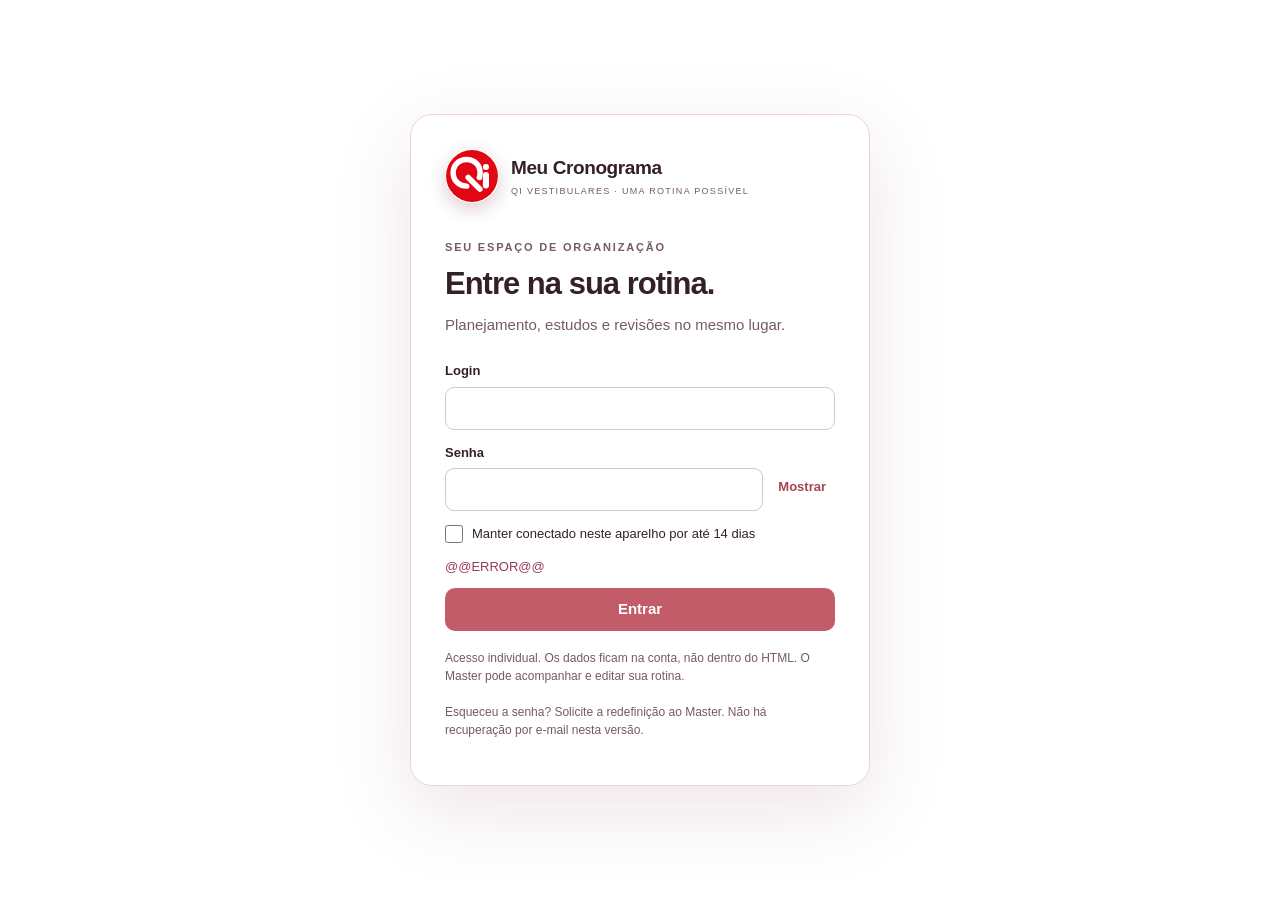
<file: static/login.html>
<!doctype html><html lang="pt-BR"><head><meta charset="utf-8"><meta name="viewport" content="width=device-width,initial-scale=1"><meta name="theme-color" content="#8f3b49"><link rel="stylesheet" href="/static/style.css?v=5.1.0"><link rel="icon" href="/static/icon.svg"><title>Entrar · @@NAME@@</title></head><body class="login-body"><main class="login-card"><div class="wordmark"><span class="logo"><img src="/static/qi-logo.svg?v=5.2.0" alt="Qi Vestibulares"></span><div><strong>Meu Cronograma</strong><small>QI VESTIBULARES · UMA ROTINA POSSÍVEL</small></div></div><p class="eyebrow">SEU ESPAÇO DE ORGANIZAÇÃO</p><h1>Entre na sua rotina.</h1><p>Planejamento, estudos e revisões no mesmo lugar.</p><form method="post" action="/login"><input type="hidden" name="csrf" value="@@CSRF@@"><label>Login<input name="username" autocomplete="username" autocapitalize="none" spellcheck="false" required maxlength="40"></label><label>Senha<div class="password-wrap"><input id="login-password" name="password" type="password" autocomplete="current-password" required maxlength="128"><button class="link-button" type="button" id="show-password">Mostrar</button></div></label><label class="check"><input type="checkbox" name="remember" value="1"> Manter conectado neste aparelho por até 14 dias</label><p class="form-error" role="alert">@@ERROR@@</p><button class="primary wide" type="submit">Entrar</button></form><p class="micro">Acesso individual. Os dados ficam na conta, não dentro do HTML. O Master pode acompanhar e editar sua rotina.</p><p class="micro">Esqueceu a senha? Solicite a redefinição ao Master. Não há recuperação por e-mail nesta versão.</p></main><script src="/static/login.js" defer></script></body></html>
</file>
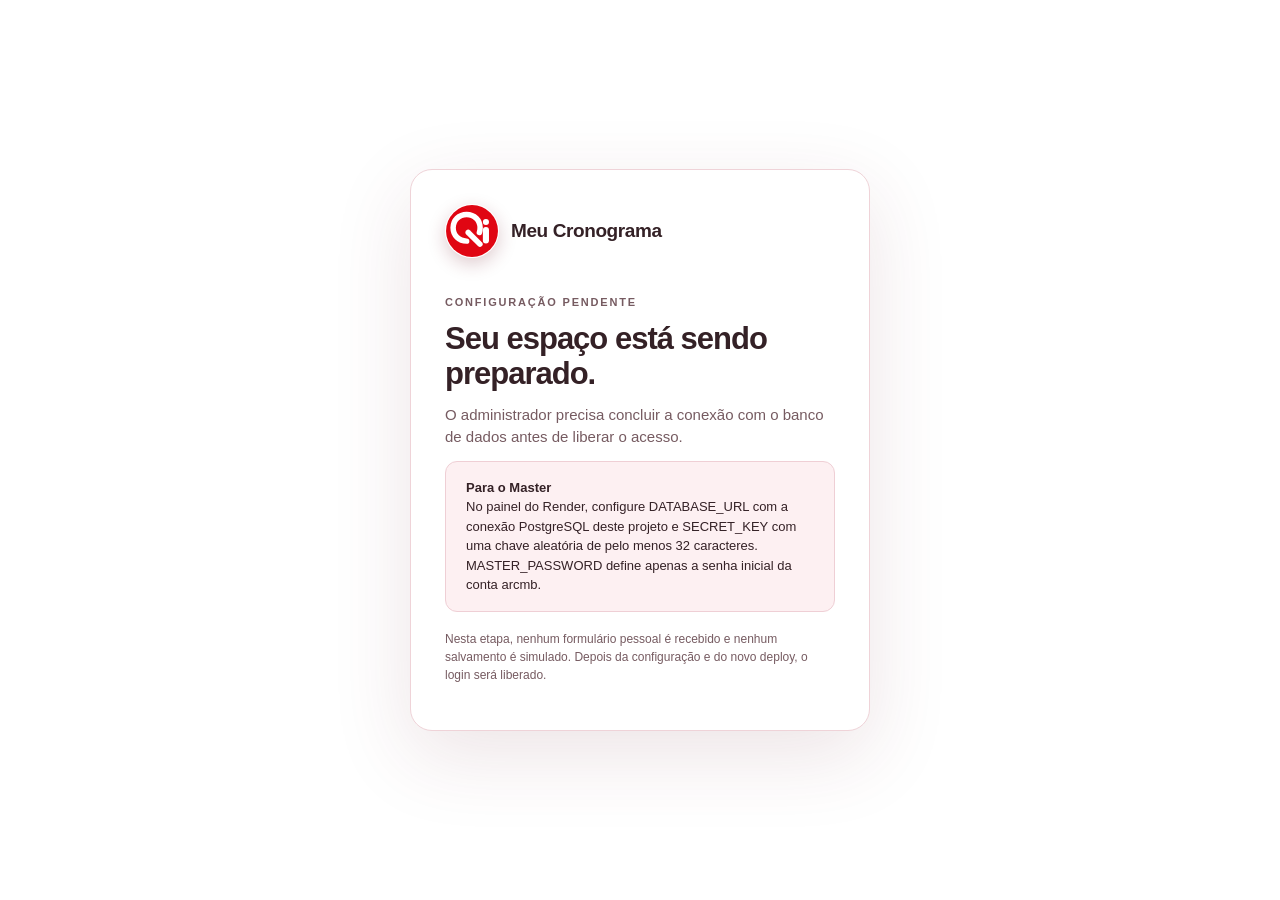
<file: static/setup.html>
<!doctype html><html lang="pt-BR"><head><meta charset="utf-8"><meta name="viewport" content="width=device-width,initial-scale=1"><link rel="stylesheet" href="/static/style.css?v=5.1.0"><title>Configuração · Meu Cronograma</title></head><body class="login-body"><main class="login-card"><div class="wordmark"><span class="logo"><img src="/static/qi-logo.svg?v=5.2.0" alt="Qi Vestibulares"></span><strong>Meu Cronograma</strong></div><p class="eyebrow">CONFIGURAÇÃO PENDENTE</p><h1>Seu espaço está sendo preparado.</h1><p>O administrador precisa concluir a conexão com o banco de dados antes de liberar o acesso.</p><div class="notice"><strong>Para o Master</strong><p>No painel do Render, configure DATABASE_URL com a conexão PostgreSQL deste projeto e SECRET_KEY com uma chave aleatória de pelo menos 32 caracteres. MASTER_PASSWORD define apenas a senha inicial da conta arcmb.</p></div><p class="micro">Nesta etapa, nenhum formulário pessoal é recebido e nenhum salvamento é simulado. Depois da configuração e do novo deploy, o login será liberado.</p></main></body></html>
</file>
<file: static/style.css>
:root{--ink:#27263d;--muted:#6e6c81;--line:#e3e0ed;--paper:#fff;--bg:#f5f4f9;--purple:#6553a6;--soft:#eae4f8;--mint:#dcefe7;--rose:#f8e4e8;--amber:#fff0d5}*{box-sizing:border-box}body{margin:0;background:var(--bg);color:var(--ink);font:15px/1.5 -apple-system,BlinkMacSystemFont,"Segoe UI",sans-serif}button,input,select,textarea{font:inherit}button,.button{border:0;cursor:pointer;border-radius:10px;padding:10px 15px;font-weight:600;color:inherit;text-decoration:none;display:inline-flex;align-items:center;justify-content:center;gap:6px;min-height:42px}button:disabled{opacity:.6;cursor:wait}button:focus-visible,a:focus-visible,input:focus-visible,select:focus-visible,textarea:focus-visible{outline:3px solid #a28bdc;outline-offset:2px}.primary{background:var(--purple);color:#fff}.secondary{background:var(--soft);color:#51427d}.danger-button{background:var(--rose);color:#993c50}.link-button{background:transparent;color:var(--purple);padding:5px 9px}.wide{width:100%}h1,h2,h3,p{margin:0 0 12px}h1{font-size:clamp(27px,4vw,36px);letter-spacing:-1px;line-height:1.15}h2{font-size:21px}h3{font-size:17px}small,.micro{font-size:12px;color:var(--muted)}.micro{margin-top:18px}.muted{color:var(--muted)}.eyebrow{font-size:11px;font-weight:750;letter-spacing:1.8px;color:var(--purple);margin-bottom:10px}.wordmark{display:flex;align-items:center;gap:12px}.wordmark strong{display:block;font-size:19px;letter-spacing:-.4px}.wordmark small{display:block;font-size:9px;letter-spacing:1.3px;margin-top:3px}.logo{background:#ded4f6;color:#3a2e62;border-radius:13px;display:grid;place-items:center;width:43px;height:43px;font-size:30px;font-weight:800;line-height:1}.app-shell{display:flex;min-height:100vh}aside{width:236px;background:#22213c;color:#f4f1fb;position:fixed;inset:0 auto 0 0;display:flex;flex-direction:column;padding:30px 20px;z-index:30}aside .wordmark{margin-bottom:38px}aside .wordmark small{color:#c0b9d7}nav{display:grid;gap:6px}nav button{background:transparent;color:#ccc7df;justify-content:flex-start;font-size:14px;text-align:left;padding:12px 13px}nav button.active{background:#3d365a;color:white}.nav-number{font-size:10px;opacity:.6;min-width:20px}.sidebar-foot{margin-top:auto;padding-top:24px;font-size:12px;color:#b7aecf}.sidebar-foot small{color:#938aa9}.main{width:calc(100% - 236px);margin-left:236px}header{position:sticky;top:0;z-index:20;background:rgba(255,255,255,.97);border-bottom:1px solid var(--line);min-height:84px;padding:16px 32px;display:flex;align-items:center;justify-content:space-between;gap:14px}header small{display:block;font-size:11px;margin-top:3px}.header-actions{display:flex;align-items:center;gap:12px}.select-account{display:flex!important;align-items:center;gap:8px;font-size:12px;margin:0}.select-account[hidden]{display:none!important}.select-account select{width:180px;margin:0;padding:8px}main#main{max-width:1500px;margin:auto;padding:32px}.page-head{display:flex;justify-content:space-between;align-items:flex-start;gap:20px;margin-bottom:25px}.page-head p:last-child{max-width:710px;color:var(--muted)}.actions{display:flex;gap:8px;flex-wrap:wrap;align-items:center}.card{background:white;border:1px solid var(--line);border-radius:16px;padding:23px;margin-bottom:18px}.hero{background:#ece7f6;border-color:#ded4f1;padding:28px}.hero p{max-width:650px}.stats{display:grid;grid-template-columns:repeat(4,1fr);gap:15px;margin:20px 0}.stat{background:#fff;border:1px solid var(--line);padding:18px;border-radius:14px}.stat strong{font-size:28px;display:block;letter-spacing:-.8px}.stat span{font-size:12px;color:var(--muted)}.columns{display:grid;grid-template-columns:1fr 1fr;gap:18px}.form-grid{display:grid;grid-template-columns:1fr 1fr;gap:15px}.form-grid .span2{grid-column:span 2}label{display:block;font-size:13px;font-weight:600;margin:0 0 13px}input,select,textarea{display:block;width:100%;margin-top:6px;border:1px solid #cec9dd;border-radius:9px;padding:10px 11px;background:#fff;color:var(--ink);min-height:43px}input[type=checkbox]{width:18px;height:18px;min-height:0;margin:0;accent-color:var(--purple)}textarea{min-height:90px;resize:vertical}label small{display:block;font-weight:400;line-height:1.5;margin-top:5px}.check{display:flex;align-items:center;gap:9px;font-weight:500}.check-list{display:flex;gap:16px;flex-wrap:wrap}.check-list label{margin:6px 0}.notice{padding:16px 20px;border:1px solid #ddd3f2;border-radius:12px;background:#eee8f8;margin-bottom:18px;font-size:13px}.notice p:last-child{margin-bottom:0}.notice.danger{background:var(--rose);border-color:#edc6d0;color:#82334a}.notice.warning{background:var(--amber);border-color:#eddbbc}.notice.success{background:var(--mint);border-color:#bdddcf}#offline,#master-note{margin:15px 32px 0}.tag{display:inline-flex;align-items:center;font-size:11px;font-weight:650;border-radius:6px;padding:3px 8px;background:var(--soft);color:#594683}.tag.done{background:var(--mint);color:#326650}.tag.missed{background:var(--rose);color:#983b53}.tag.partial,.tag.warning{background:var(--amber);color:#886122}.tag.fixed{background:#e8ebf1;color:#50576b}.tag.review{background:#e1ebfb;color:#395c91}.item{padding:15px 0;border-top:1px solid var(--line);display:flex;align-items:flex-start;gap:14px;justify-content:space-between}.item:first-child{border:0}.item-main{min-width:0}.item-main strong{display:block;overflow-wrap:anywhere}.item-main p{margin:5px 0;color:var(--muted);font-size:13px}.item-actions{display:flex;gap:6px;flex-wrap:wrap;justify-content:flex-end}.item-actions button{font-size:12px;padding:6px 10px;min-height:36px}.empty{padding:25px;text-align:center;color:var(--muted)}.day-row{display:grid;grid-template-columns:95px 160px 1fr;align-items:center;gap:12px;padding:12px 0;border-top:1px solid var(--line)}.day-row label{margin:0}.day-row input,.day-row select{margin:0}.agenda-day{margin-bottom:20px}.agenda-day h3{display:flex;align-items:center;justify-content:space-between;border-bottom:1px solid var(--line);padding-bottom:10px}.time{min-width:88px;font-weight:650;font-size:13px}.item.fixed-row{opacity:.8}.table-wrap{overflow:auto}table{border-collapse:collapse;width:100%;font-size:13px}th,td{text-align:left;border-bottom:1px solid var(--line);padding:11px;vertical-align:top}th{font-size:11px;text-transform:uppercase;letter-spacing:.6px;color:var(--muted)}.week-grid{display:grid;grid-template-columns:60px repeat(7,minmax(140px,1fr));min-width:1100px}.week-grid .cell{padding:7px;border-right:1px solid var(--line);border-bottom:1px solid var(--line);font-size:12px;min-height:65px}.week-grid .grid-head{position:sticky;top:0;background:white;min-height:40px;font-weight:700}.grid-event{display:block;width:100%;text-align:left;border-radius:6px;padding:7px;min-height:0;font-size:11px;background:var(--soft);margin-bottom:4px}.grid-event.fixed{background:#e8ebf1}.grid-event.review{background:#e1ebfb}.grid-event.done{background:var(--mint)}dialog{width:min(690px,calc(100vw - 24px));max-height:calc(100dvh - 30px);border:1px solid var(--line);border-radius:18px;padding:24px;color:var(--ink)}dialog::backdrop{background:rgba(22,19,40,.55)}.dialog-head{display:flex;align-items:center;justify-content:space-between;gap:12px;margin-bottom:20px}.dialog-head h2{margin:0}#toast{position:fixed;bottom:24px;left:50%;transform:translateX(-50%);z-index:100;background:#29273c;color:white;border-radius:12px;padding:15px 20px;box-shadow:0 5px 24px #0003;max-width:min(560px,calc(100vw - 28px));font-size:13px}.login-body{min-height:100dvh;display:flex;justify-content:center;align-items:center;padding:25px;background:#eae6f3}.login-card{width:460px;background:white;border-radius:22px;padding:34px;box-shadow:0 20px 80px #26213c12}.login-card .wordmark{margin-bottom:36px}.login-card h1{font-size:31px}.login-card>p{color:var(--muted)}.login-card form{margin-top:25px}.password-wrap{display:flex;gap:6px;align-items:center}.password-wrap input{min-width:0}.form-error{color:#983b53;font-size:13px;min-height:3px}.mobile-menu{display:none}.search-input{max-width:380px;margin-bottom:17px}[hidden]{display:none!important}pre{white-space:pre-wrap;font-size:12px}a{color:var(--purple)}.small-select{max-width:220px}.progress{height:8px;background:var(--line);border-radius:8px;overflow:hidden;margin:8px 0}.progress>span{display:block;height:100%;background:var(--purple)}
@media(max-width:1050px){aside{width:210px;padding:24px 14px}.main{width:calc(100% - 210px);margin-left:210px}header{padding:15px 20px}main#main{padding:24px}.stats{grid-template-columns:repeat(2,1fr)}.columns{grid-template-columns:1fr}.day-row{grid-template-columns:90px 140px 1fr}}
@media(max-width:760px){aside{transform:translateX(-100%);width:260px;box-shadow:15px 0 40px #0002}aside.open{transform:translateX(0)}.main{width:100%;margin:0}.mobile-menu{display:flex}header{padding:12px 14px;min-height:76px;gap:8px}header strong{font-size:13px}header small{font-size:10px}.header-actions{gap:6px}.header-actions button{padding:8px 11px}.select-account{font-size:0;gap:0}.select-account select{font-size:13px;width:115px}main#main{padding:22px 15px 50px}.page-head{display:block}.page-head .actions{margin-top:16px}.card{padding:18px}.hero{padding:22px}.form-grid{grid-template-columns:1fr}.form-grid .span2{grid-column:auto}.stats{gap:9px}.stat{padding:14px}.stat strong{font-size:25px}.item{flex-wrap:wrap;gap:9px}.item-main{flex:1;min-width:190px}.item-actions{width:100%;justify-content:flex-start}.item .time{min-width:75px}.item .time+.item-main{min-width:140px}.day-row{grid-template-columns:85px 1fr}.day-row label:last-child{grid-column:1/-1}.notice{padding:14px}#offline,#master-note{margin:12px 15px 0}.login-card{padding:28px 23px}.login-body{padding:18px}input,select,textarea{font-size:16px}dialog{padding:20px;max-height:calc(100dvh - 24px)}.dialog-head h2{font-size:19px}#toast{bottom:calc(20px + env(safe-area-inset-bottom))}.time{font-size:12px}}
@media print{aside,header,.actions,.item-actions,button,#toast,#master-note,.no-print{display:none!important}.main{width:100%;margin:0}main#main{padding:0;max-width:none}.card{break-inside:avoid;box-shadow:none}.login-body{background:white}.week-grid{min-width:900px}.notice{break-inside:avoid}}

/* v2.3 accessible questionnaire and selective import */
.question-help{font-size:.88rem;line-height:1.5;color:#53516a;margin:.4rem 0 1rem}.objective-question{min-width:0}.field-picks{display:grid;grid-template-columns:repeat(auto-fit,minmax(225px,1fr));gap:.5rem}.field-picks label{display:flex;align-items:flex-start;gap:.5rem}.field-picks input[type=checkbox]{width:auto;margin-top:4px}.mapping-table input{min-width:230px}.mapping-table td{vertical-align:top}.import-info{overflow-wrap:anywhere}.card,main,.workspace{min-width:0}.import-sections{display:grid;gap:12px}.question-help strong{color:#23223b}

/* v2.3.1 — checkbox-first results template */
.model-layout{display:grid;grid-template-columns:minmax(0,1.7fr) minmax(260px,1fr);gap:20px;align-items:start}.model-summary{position:sticky;top:100px}.model-summary ol{max-height:38vh;overflow:auto;padding-left:24px;overflow-wrap:anywhere}.model-summary .actions{margin-top:16px}.model-summary button{width:100%;white-space:normal}.model-field-table{width:100%;table-layout:fixed}.model-field-table th:first-child{width:78px}.model-field-table td{padding:9px 12px;vertical-align:middle;overflow-wrap:anywhere}.model-field-table td label{display:inline;cursor:pointer;font-weight:500;line-height:1.6}.model-field-table td .tag{margin-left:10px}.model-field-table input[type=checkbox]{width:22px;height:22px;margin:0;accent-color:#6652a4;cursor:pointer}.model-tick{text-align:center}.model-selected{background:#f1edfa}.model-group-title{display:flex;flex-wrap:wrap;align-items:center;justify-content:space-between;gap:10px}.model-group-title h2{margin:0}.model-group .actions{margin:12px 0}.model-range,.model-custom{display:flex;align-items:end;gap:10px;flex-wrap:wrap;margin:14px 0}.model-range label{max-width:135px}.model-custom label{flex:1;min-width:170px}.model-main-actions{margin:18px 0}.model-entry{border-left:4px solid #6652a4}.model-advanced{margin:16px 0}.model-advanced summary{cursor:pointer;padding:12px;background:#f1edfa;border-radius:10px}.model-layout>*{min-width:0}@media(max-width:960px){.model-layout{grid-template-columns:1fr}.model-summary{position:static;order:-1}.model-summary ol{max-height:145px}}@media(max-width:480px){.model-field-table th:first-child{width:55px}.model-field-table td{padding:9px 6px}.model-field-table td .tag{display:block;margin:4px 0}.model-group-title{display:block}.model-group .actions button{font-size:.82rem}.model-range button,.model-custom button{width:100%}}

/* v2.4 - one workbook, visible selection and traceable denominators */
.model-two{display:grid;grid-template-columns:minmax(0,1fr) minmax(0,1fr);gap:20px;align-items:start}.model-two>*{min-width:0}.model-choice{display:flex;align-items:center;justify-content:space-between;gap:12px;padding:9px 0;border-bottom:1px solid #e8e4f1}.model-choice input{width:22px;height:22px;flex-shrink:0;accent-color:#6652a4}.model-choice label{margin:0;cursor:pointer;font-weight:500}.model-choice small{display:block;font-weight:400}.model-controls{display:grid;grid-template-columns:1fr 1fr;gap:12px}.model-controls input{width:100%}.model-selection-preview{max-height:160px;overflow:auto;overflow-wrap:anywhere}.model-entry input[type=file]{max-width:100%}.workbook-preview select{max-width:100%;min-width:180px}.score-summary{display:grid;grid-template-columns:repeat(auto-fit,minmax(125px,1fr));gap:12px;margin:18px 0}.score-summary div{padding:12px;background:#f0edf8;border-radius:10px}.score-summary strong{display:block;font-size:1.3rem}.question-numbers{max-width:230px;white-space:normal;overflow-wrap:anywhere}.workbook-note{line-height:1.6}.model-two .card{margin-bottom:16px}@media(max-width:800px){.model-two{grid-template-columns:1fr}.model-summary{order:initial}.model-controls{grid-template-columns:1fr 1fr}.model-two .card{padding:16px}.workbook-preview .table-wrap{max-width:100%}}

/* Keep the last menu entry accessible with many modules and short screens. */
#sidebar{max-height:100dvh}#sidebar .wordmark,#sidebar .sidebar-foot{flex-shrink:0}#sidebar #nav{flex:1;min-height:0;overflow-y:auto;overscroll-behavior:contain;align-content:start;scrollbar-width:thin}

/* v2.4.1 — explicit start/end/activity and free time ranges */
.routine-entry-table{width:100%;table-layout:fixed}.routine-entry-table th:nth-child(1),.routine-entry-table th:nth-child(2){width:175px}.routine-entry-table th:last-child{width:110px}.routine-entry-table input{width:100%;min-width:0}.routine-entry-table td{padding:10px 8px;vertical-align:top}.routine-entry-table th{white-space:normal}.routine-days{border:1px solid var(--line,#ded8ee);padding:16px;border-radius:12px;margin:18px 0}.routine-days .check-list{margin-bottom:12px}.routine-free-day{padding:18px 0;border-top:1px solid var(--line,#ded8ee)}.routine-day-title{display:flex;align-items:center;justify-content:space-between;gap:18px;flex-wrap:wrap}.routine-day-title h3{min-width:100px}.routine-day-title label{min-width:220px;max-width:420px;flex:1}.routine-free-range{display:grid;grid-template-columns:minmax(110px,180px) minmax(110px,180px) auto;gap:12px;align-items:end;margin:12px 0}.routine-free-range button{justify-self:start}.routine-subline{display:block;color:var(--muted,#676179);margin-top:5px}.routine-saved-table td{vertical-align:top;white-space:normal}.routine-saved-table th{white-space:normal}.routine-saved-table .actions{margin:0}.routine-entry-table{min-width:660px}#routine-table-error{white-space:pre-wrap}@media(max-width:600px){.routine-entry-table{min-width:0}.routine-entry-table thead{display:none}.routine-entry-table tbody,.routine-entry-table tr,.routine-entry-table td{display:block;width:100%}.routine-entry-table tr{padding:12px 0;border-bottom:1px solid var(--line,#ded8ee)}.routine-entry-table td{border:none;padding:6px 0}.routine-entry-table td:nth-child(1)::before{content:'Horário de início';display:block;font-weight:600;margin-bottom:6px}.routine-entry-table td:nth-child(2)::before{content:'Horário de término';display:block;font-weight:600;margin-bottom:6px}.routine-entry-table td:nth-child(3)::before{content:'Atividade';display:block;font-weight:600;margin-bottom:6px}.routine-free-range{grid-template-columns:1fr 1fr}.routine-free-range button{grid-column:1/-1}.routine-day-title{gap:4px}.routine-days{padding:12px}.routine-saved-table{min-width:630px}}

/* v2.5 — area-separated results workbook */
.model-area-layout{display:grid;grid-template-columns:minmax(0,1.8fr) minmax(280px,1fr);gap:20px;align-items:start}
.model-choice{display:flex;align-items:center;justify-content:space-between;gap:16px;padding:10px 12px;border-bottom:1px solid #e7e2f2}
.model-choice label{font-weight:600;line-height:1.4}.model-choice small{display:block;font-weight:400;color:#69637a;margin-top:2px}
.model-choice input[type=checkbox],.mc-area-toggle input,.mc-disciplines input{width:22px;height:22px;accent-color:#6652a4;flex:0 0 auto}
.mc-area-card{border-left:5px solid #cfc8e5}.mc-area-card.mc-area-enabled{border-left-color:#6652a4}
.mc-area-head{display:flex;align-items:center;justify-content:space-between;gap:12px;flex-wrap:wrap;margin-bottom:10px}
.mc-area-toggle{display:flex;align-items:center;gap:10px;font-size:1.08rem;cursor:pointer}
.mc-disciplines{display:grid;grid-template-columns:repeat(2,minmax(180px,1fr));gap:8px 14px;margin-top:8px}
.mc-disciplines label{display:flex;align-items:center;gap:8px;padding:8px;border:1px solid #e1dced;border-radius:9px;cursor:pointer}
.model-controls{display:grid;grid-template-columns:minmax(160px,1fr) minmax(240px,1fr);gap:14px;align-items:end}
.model-area-layout .model-summary{position:sticky;top:100px}.model-area-layout .model-summary ol{padding-left:22px;max-height:50vh;overflow:auto}
@media(max-width:960px){.model-area-layout{grid-template-columns:1fr}.model-area-layout .model-summary{position:static;order:-1}.mc-disciplines{grid-template-columns:1fr 1fr}}
@media(max-width:600px){.mc-disciplines,.model-controls{grid-template-columns:1fr}.model-choice{align-items:flex-start}.model-area-layout .model-summary ol{max-height:none}}


/* MEU CRONOGRAMA: PAINEL DE CONTAS EM LOTE */
.bulk-password-row{display:grid;grid-template-columns:minmax(0,1fr) auto;gap:.55rem;align-items:center}
.bulk-password-row input{min-width:0}
.bulk-account-progress-wrap{margin:1rem 0;padding:1rem;border:1px solid var(--border,#ddd);border-radius:14px;background:rgba(255,255,255,.45)}
.bulk-account-progress-bar{height:.45rem;border-radius:999px;background:rgba(80,65,145,.13);overflow:hidden;margin-bottom:.8rem}
.bulk-account-progress-bar span{display:block;height:100%;background:var(--primary,#6553b5);transition:width .25s ease}
.bulk-account-progress{display:grid;grid-template-columns:repeat(5,minmax(0,1fr));gap:.45rem;list-style:none;padding:0;margin:0}
.bulk-account-progress li{font-size:.78rem;line-height:1.25;color:var(--muted,#6c6880);display:flex;align-items:center;gap:.35rem;min-width:0}
.bulk-account-progress li span{display:inline-grid;place-items:center;flex:0 0 1.45rem;height:1.45rem;border-radius:999px;background:rgba(80,65,145,.12);font-weight:700}
.bulk-account-progress li.done,.bulk-account-progress li.current{color:var(--text,#1e1935);font-weight:650}
.bulk-account-progress li.done span,.bulk-account-progress li.current span{background:var(--primary,#6553b5);color:#fff}
.bulk-account-status{margin:.8rem 0 0;font-weight:600}
.bulk-account-status.error{color:#a52828}.bulk-account-status.warning{color:#805b00}.bulk-account-status.success{color:#1b6b45}
@media(max-width:760px){.bulk-account-progress{grid-template-columns:1fr}.bulk-password-row{grid-template-columns:1fr}.bulk-password-row button{width:100%}}

/* MEU CRONOGRAMA: TRAJETÓRIA ACADÊMICA NA VISÃO GERAL */
.student-home-dashboard{margin-top:1rem;display:grid;gap:1rem}
.student-home-dashboard-head{display:flex;justify-content:space-between;gap:1rem;align-items:flex-start}
.student-home-dashboard-head h2{margin:.15rem 0 .35rem}
.student-home-summary-grid{display:grid;grid-template-columns:minmax(260px,1.2fr) minmax(320px,1.8fr);gap:1rem}
.student-home-latest{display:grid;grid-template-columns:auto 1fr;align-items:center;gap:1rem;padding:1rem;border:1px solid #ded8f0;border-radius:16px;background:#faf9fe}
.student-home-latest h3{margin:.15rem 0}
.student-home-score{display:flex;align-items:baseline;gap:.5rem;margin:.65rem 0 0}
.student-home-score strong{font-size:2rem}
.student-home-ring{--student-progress:0%;width:112px;height:112px;border-radius:50%;display:grid;place-items:center;background:conic-gradient(#6b50b5 var(--student-progress),#ebe7f6 0);position:relative;flex:none}
.student-home-ring:before{content:"";position:absolute;inset:10px;border-radius:50%;background:#fff}
.student-home-ring>div{position:relative;display:grid;text-align:center;line-height:1.1}
.student-home-ring strong{font-size:1.35rem}
.student-home-ring span{font-size:.72rem;color:#655f75}
.student-home-ring.is-empty{background:#ebe7f6}
.student-home-kpis{display:grid;grid-template-columns:repeat(2,minmax(0,1fr));gap:.7rem}
.student-home-kpis>div,.student-home-mini-stats>div{border:1px solid #e2ddef;border-radius:14px;padding:.9rem;background:#fff;display:grid;gap:.2rem}
.student-home-kpis strong,.student-home-mini-stats strong{font-size:1.35rem}
.student-home-kpis span,.student-home-mini-stats span{font-size:.78rem;color:#655f75}
.student-home-columns{display:grid;grid-template-columns:repeat(2,minmax(0,1fr));gap:1rem}
.student-home-block{border:1px solid #e2ddef;border-radius:16px;padding:1rem;background:#fff;min-width:0}
.student-home-block h3{margin-top:0}
.student-home-block h4{margin:1rem 0 .5rem}
.student-home-bar-row{display:grid;gap:.35rem;margin:.8rem 0}
.student-home-bar-label{display:flex;justify-content:space-between;gap:1rem;align-items:baseline}
.student-home-bar-label span{font-size:.78rem;color:#655f75;text-align:right}
.student-home-bar{height:9px;border-radius:999px;background:#ece8f6;overflow:hidden}
.student-home-bar span{display:block;height:100%;border-radius:inherit;background:linear-gradient(90deg,#6b50b5,#9278d0)}
.student-home-evolution{height:180px;display:flex;align-items:flex-end;gap:.6rem;padding:.8rem .35rem .2rem;border-bottom:1px solid #ded8f0;overflow-x:auto}
.student-home-evolution-item{height:100%;min-width:42px;display:grid;grid-template-rows:auto 1fr auto;gap:.3rem;justify-items:center}
.student-home-evolution-value{font-size:.7rem;color:#655f75;white-space:nowrap}
.student-home-evolution-track{height:100%;width:22px;border-radius:8px 8px 3px 3px;background:#eeeaf7;display:flex;align-items:flex-end;overflow:hidden}
.student-home-evolution-track span{display:block;width:100%;min-height:5px;background:#6b50b5;border-radius:7px 7px 2px 2px}
.student-home-chips{display:flex;flex-wrap:wrap;gap:.45rem}
.student-home-chip{display:inline-flex;gap:.35rem;align-items:center;padding:.4rem .65rem;border-radius:999px;background:#eee9fb;font-size:.78rem}
.student-home-mini-stats{display:grid;grid-template-columns:repeat(2,minmax(0,1fr));gap:.55rem}
.student-home-footnote{margin:0;padding-top:.2rem;border-top:1px solid #eeeaf6}
@media(max-width:900px){.student-home-summary-grid,.student-home-columns{grid-template-columns:1fr}.student-home-dashboard-head{display:grid}.student-home-latest{grid-template-columns:1fr;text-align:center}.student-home-ring{margin:auto}.student-home-score{justify-content:center}}
@media(max-width:560px){.student-home-kpis,.student-home-mini-stats{grid-template-columns:1fr}.student-home-bar-label{align-items:flex-start}.student-home-ring{width:96px;height:96px}}

/* MEU CRONOGRAMA: NOTAS TRI NO PERFIL */
.help-button{display:inline-grid;place-items:center;width:1.8rem;height:1.8rem;border:0;border-radius:50%;background:#ece7fa;color:#4e378e;font-weight:800;cursor:pointer;margin-left:.35rem}
.student-tri-panel{border:1px solid #ded8f0;border-radius:16px;padding:1rem;background:#fbfaff;display:grid;gap:.8rem}
.student-tri-head{display:flex;justify-content:space-between;align-items:flex-start;gap:1rem}
.student-tri-head h3{margin:.15rem 0}
.student-tri-main{display:grid;text-align:right}
.student-tri-main strong{font-size:2rem;color:#4e378e}
.student-tri-main span{font-size:.78rem;color:#655f75}
.tri-area-grid{grid-template-columns:repeat(5,minmax(0,1fr))}
.student-home-evolution-track.tri-track span{background:linear-gradient(180deg,#5a3ea4,#9a83d2)}
@media(max-width:900px){.tri-area-grid{grid-template-columns:repeat(2,minmax(0,1fr))}}
@media(max-width:560px){.student-tri-head{display:grid}.student-tri-main{text-align:left}.tri-area-grid{grid-template-columns:1fr}}


.tri-import-controls{min-inline-size:0;border:0;padding:0;margin:0}.tri-import-process-card progress{display:block;width:min(100%,24rem);margin:.35rem 0;accent-color:var(--primary,#91394b)}
/* === QI VESTIBULARES PASTEL RED V1 === */
:root{--ink:#3b2026;--muted:#7b5c62;--line:#ecd2d7;--paper:#fff;--bg:#fff7f8;--purple:#b65362;--soft:#f8e2e6;--mint:#e1f1e9;--rose:#f8dce2;--amber:#fff0d4;--primary:#b65362;--border:#ecd2d7;--text:#3b2026}
body{background:linear-gradient(180deg,#fff9fa 0,#fff5f7 100%);color:var(--ink)}
aside{background:linear-gradient(180deg,#8f3b49 0%,#71303b 100%);color:#fff8f9}
aside .wordmark small,.sidebar-foot,.sidebar-foot small{color:#f3d9de}
nav button{color:#f7e5e8}nav button:hover{background:#ffffff16;color:#fff}nav button.active{background:#c26775;color:#fff;box-shadow:inset 3px 0 #ffd9df}
.logo{background:#fff7f8;color:#8f3b49;border-radius:14px;width:50px;height:50px;padding:5px;box-shadow:0 8px 22px #4b152333}.logo img{display:block;width:100%;height:100%;object-fit:contain}
.primary{background:#b65362;color:#fff}.primary:hover{background:#9f4351}.secondary{background:#f8e2e6;color:#75313d}.secondary:hover{background:#f2cfd6}.link-button,a{color:#a74453}
button:focus-visible,a:focus-visible,input:focus-visible,select:focus-visible,textarea:focus-visible{outline-color:#db8d99}
header{border-bottom-color:#ecd2d7}.card{border-color:#ecd2d7;box-shadow:0 8px 26px #7f34450a}.hero,.notice{background:#fbe9ec;border-color:#efcbd2}.notice.success{background:#e7f4ed}.notice.warning{background:#fff1d8}.notice.danger{background:#f8dce2}
.eyebrow{color:#aa4655}.tag{background:#f8e2e6;color:#873947}.progress span,input[type=checkbox]{accent-color:#b65362}.progress span{background:#b65362}
.student-home-ring{background:conic-gradient(#b65362 var(--student-progress),#f3e0e4 0)}.student-home-bar{background:#f3e0e4}.student-home-bar span,.student-home-evolution-track span,.student-home-evolution-track.tri-track span{background:linear-gradient(90deg,#b65362,#db8d99)}.student-home-chip{background:#f8e2e6;color:#71303b}.student-tri-panel{border-color:#ecd2d7;background:#fffafb}.student-tri-main strong{color:#9f4351}.help-button{background:#f8e2e6;color:#8f3b49}
.login-body{background:radial-gradient(circle at top,#f8dfe4 0,#fff7f8 50%,#f2d2d8 100%)}.login-card{box-shadow:0 24px 80px #6f283a20;border:1px solid #efd3d8}
.qi-redaction-detail{margin-top:.8rem;padding-top:.9rem;border-top:1px solid #ecd2d7}.qi-redaction-grid{grid-template-columns:repeat(5,minmax(0,1fr))}
@media(max-width:760px){.qi-redaction-grid{grid-template-columns:repeat(2,minmax(0,1fr))}}



/* STUDY SCHEDULE V1 */
.review-discipline{background:#fff;border:1px solid var(--line);border-radius:16px;margin:14px 0;overflow:hidden}
.review-discipline summary{cursor:pointer;display:flex;align-items:center;justify-content:space-between;gap:18px;padding:18px 22px;background:#fff7f8;color:var(--ink)}
.review-discipline summary span:first-child{display:grid;gap:3px}.review-discipline summary small{color:var(--muted);font-weight:500}
.review-discipline[open] summary{border-bottom:1px solid var(--line);background:#fbecee}
.review-plan-table{min-width:1050px}.review-plan-table td{vertical-align:middle}.review-plan-table .item-actions{min-width:250px}
.study-week-nav{display:flex;align-items:center;gap:8px;flex-wrap:wrap;margin-bottom:14px;padding-bottom:14px;border-bottom:1px solid var(--line)}
.study-week-nav span{font-size:12px;color:var(--muted);margin-left:auto}
@media(max-width:760px){.review-discipline summary{align-items:flex-start}.study-week-nav span{width:100%;margin-left:0}.review-plan-table{min-width:900px}}


/* REVIEW CALENDAR TABLE V1 */
.review-calendar-card{margin-top:22px}.review-calendar-head{display:flex;justify-content:space-between;gap:18px;align-items:flex-start;flex-wrap:wrap}.review-calendar-head h2{margin:0}.review-calendar-legend{display:flex;gap:14px;flex-wrap:wrap;margin:14px 0;color:var(--muted);font-size:12px}.review-calendar-legend span{display:inline-flex;align-items:center;gap:6px}.review-calendar-legend i{width:16px;height:12px;border-radius:4px;border:1px solid var(--line)}.review-calendar-legend .planned{background:#dceeff}.review-calendar-legend .exercise{background:#dff3df}.review-calendar-legend .done{background:#cce9d3}.review-calendar-legend .partial{background:#fff0bd}.review-calendar-legend .overdue{background:#f7cccc}.review-calendar-legend .projection{background:#edf5d6;border-style:dashed}.review-calendar-wrap{overflow:auto;max-width:100%;border:1px solid var(--line);border-radius:14px}.review-calendar-table{border-collapse:separate;border-spacing:0;min-width:max-content;background:#fff}.review-calendar-table th,.review-calendar-table td{border-right:1px solid var(--line);border-bottom:1px solid var(--line);padding:7px;min-width:72px;vertical-align:top}.review-calendar-table th{background:#fbf4f5;text-align:center;font-size:12px}.review-calendar-table th small{display:block;color:var(--muted);font-weight:500}.review-calendar-table .sticky{position:sticky;z-index:4;text-align:left}.review-calendar-table .discipline{left:0;min-width:150px}.review-calendar-table .subject{left:150px;min-width:260px}.review-calendar-table td.review-cal-discipline,.review-calendar-table td.review-cal-subject{position:sticky;background:#fff;z-index:3}.review-calendar-table td.review-cal-discipline{left:0;min-width:150px}.review-calendar-table td.review-cal-subject{left:150px;min-width:260px}.review-calendar-table td.review-cal-subject small{display:block;color:var(--muted);margin-top:3px}.review-cal-empty{background:#fff}.review-cal-chip{display:block;width:100%;border:0;border-radius:6px;padding:6px 7px;margin:0 0 4px;font-size:11px;line-height:1.2;text-align:left;cursor:pointer;color:var(--ink)}.review-cal-planned,.review-cal-due{background:#dceeff}.review-cal-exercise{background:#dff3df}.review-cal-done{background:#cce9d3}.review-cal-partial{background:#fff0bd}.review-cal-missed,.review-cal-overdue{background:#f7cccc}.review-cal-projection{background:#edf5d6;border:1px dashed #9db36a}.review-cal-chip:hover{filter:brightness(.97);transform:translateY(-1px)}
@media(max-width:760px){.review-calendar-table .discipline{min-width:120px}.review-calendar-table .subject{left:120px;min-width:220px}.review-calendar-table td.review-cal-discipline{min-width:120px}.review-calendar-table td.review-cal-subject{left:120px;min-width:220px}.review-calendar-head .actions{width:100%}}

/* GLOBAL REVIEW HISTORY V1 */
.review-history-global{margin-top:22px}
.review-history-stats{grid-template-columns:repeat(5,minmax(120px,1fr));margin:18px 0}
.review-history-filters{display:grid;grid-template-columns:minmax(260px,2fr) repeat(3,minmax(170px,1fr));gap:12px;margin:16px 0}
.review-history-filters label{display:grid;gap:6px;font-size:12px;font-weight:700;color:var(--muted)}
.review-history-filters input,.review-history-filters select{width:100%;min-height:42px}
.review-history-caption{display:flex;justify-content:space-between;gap:20px;align-items:center;color:var(--muted);font-size:12px;margin:8px 0 12px}
.review-history-table{min-width:1650px}
.review-history-table th{position:sticky;top:0;z-index:1}
.review-history-table td{vertical-align:top;min-width:130px}
.review-history-table td:nth-child(2){min-width:240px}
.review-history-table td:nth-child(7){min-width:230px}
.review-history-table td:last-child{min-width:280px}
.review-date-chips{display:flex;gap:5px;flex-wrap:wrap}
.review-date-chip{display:inline-flex;padding:4px 7px;border-radius:999px;background:#fbecee;border:1px solid #efc8ce;font-size:11px;white-space:nowrap}
.projection-note{display:block;margin-top:6px;max-width:220px}
.review-history-detail summary{cursor:pointer;font-weight:700;color:var(--primary);margin-bottom:7px}
.review-history-events{min-width:310px;max-height:360px;overflow:auto;padding:10px 12px;background:#fff7f8;border:1px solid var(--line);border-radius:12px}
.review-history-events h4{margin:7px 0}.review-history-events ul{margin:0 0 12px;padding-left:20px}.review-history-events li{margin:7px 0;line-height:1.35}
.review-history-actions{display:flex;gap:6px;flex-wrap:wrap;margin-top:9px}
@media(max-width:1050px){.review-history-stats{grid-template-columns:repeat(2,minmax(140px,1fr))}.review-history-filters{grid-template-columns:1fr 1fr}.review-history-caption{align-items:flex-start;flex-direction:column}}
@media(max-width:650px){.review-history-stats,.review-history-filters{grid-template-columns:1fr}.review-history-table{min-width:1400px}}


/* SCHEDULE ADMIN REFINEMENT V1 */
.study-preset-association,.study-preset-association-intro{margin-bottom:14px}
.study-preset-association-intro{background:#fff8f9;border-color:#e9bec5}
.study-preset-association-intro h2{margin:.15rem 0 .35rem}
.review-discipline summary .review-time-warning{color:#9b4f00;font-weight:700}


/* LEARNER GUIDANCE AND PRIORITY V1 */
.subject-order-card{margin-bottom:14px}.subject-order-card .page-head{align-items:end}.subject-order-card label{display:grid;gap:6px;min-width:230px;font-weight:700;font-size:12px}.subject-priority-row small{line-height:1.55}
.learner-profile-grid{display:grid;grid-template-columns:repeat(auto-fit,minmax(290px,1fr));gap:12px;margin-top:14px}.learner-profile-card{border:1px solid var(--line);border-radius:14px;padding:16px;background:#fff}.learner-profile-card.recommended{border:2px solid var(--primary);background:#fff7f8}.learner-profile-title{display:flex;justify-content:space-between;align-items:center;gap:8px}.learner-profile-card p{margin:.55rem 0}.learner-profile-card small{display:block;color:var(--muted);line-height:1.45}.learner-profile-result{margin-top:16px}.learner-session-discipline{font-size:10px;font-weight:800;line-height:1.2;margin-bottom:3px;color:var(--primary);letter-spacing:.02em}.review-calendar-card{order:-1}
@media(max-width:760px){.subject-order-card .page-head{align-items:stretch}.subject-order-card label{min-width:0;width:100%}.learner-profile-grid{grid-template-columns:1fr}}


/* === FINAL PRIORITY REVIEW BRANDING V1 === */
:root{--ink:#342126;--muted:#765b61;--line:#ead0d5;--paper:#fff;--bg:#fff;--primary:#c25c69;--purple:#c25c69;--soft:#fae9ec;--rose:#f7dce1;--amber:#fff0d7;--border:#ead0d5;--text:#342126}
html,body{background:#fff!important;color:var(--ink)}body{background-image:none!important}main,.main,.content,.app-content,.page-content,#app{background:#fff}.card{background:#fff;border-color:var(--line);box-shadow:0 5px 18px rgba(125,47,61,.055)}
aside{background:linear-gradient(180deg,#93404d 0%,#782f3b 100%);color:#fff}nav button.active{background:#c25c69;color:#fff;box-shadow:inset 3px 0 #ffe3e7}.primary{background:#c25c69;color:#fff}.primary:hover{background:#aa4b58}.secondary{background:#fae9ec;color:#77323d}.secondary:hover{background:#f4d7dc}.notice,.hero{background:#fdf0f2;border-color:#efcfd5}
.logo{width:54px;height:54px;padding:2px;border-radius:50%;background:#fff;display:grid;place-items:center;box-shadow:0 8px 22px rgba(61,11,24,.25)}.logo img{width:100%;height:100%;display:block;object-fit:contain;border-radius:50%}
.qi-priority-explainer{border-left:4px solid var(--primary)}.subject-priority-row .tag{white-space:nowrap}.subject-priority-row small{line-height:1.55}
.qi-review-overview{margin:18px 0 22px}.qi-review-head{display:flex;justify-content:space-between;align-items:flex-start;gap:16px;flex-wrap:wrap}.qi-review-head h2{margin:.2rem 0}.qi-review-legend{display:flex;gap:8px;flex-wrap:wrap;margin:12px 0}.qi-review-legend span{padding:5px 9px;border-radius:999px;font-size:11px;border:1px solid var(--line)}.qi-review-legend .planned{background:#dcecff}.qi-review-legend .exercise{background:#e0f2e2}.qi-review-legend .done{background:#cee9d5}.qi-review-legend .partial{background:#fff0bd}.qi-review-legend .overdue{background:#f7d0d5}.qi-review-legend .projection{background:#edf4d8;border-style:dashed}
.qi-review-scroll{overflow:auto;max-width:100%;border:1px solid var(--line);border-radius:14px;background:#fff}.qi-review-matrix{border-collapse:separate;border-spacing:0;min-width:max-content;background:#fff}.qi-review-matrix th,.qi-review-matrix td{border-right:1px solid var(--line);border-bottom:1px solid var(--line);padding:7px;min-width:74px;vertical-align:top}.qi-review-matrix th{background:#fcf3f5;text-align:center;font-size:11px}.qi-review-matrix th small{display:block;color:var(--muted);font-weight:500}.qi-review-matrix .qi-sticky{position:sticky;z-index:4;text-align:left}.qi-review-matrix .qi-discipline{left:0;min-width:145px}.qi-review-matrix .qi-content{left:145px;min-width:245px}.qi-review-matrix td.qi-sticky{background:#fff;z-index:3}.qi-review-matrix .qi-content small{display:block;color:var(--muted);margin-top:3px}.qi-study-date{white-space:nowrap}.qi-review-chip{display:block;width:100%;border:0;border-radius:7px;padding:6px;margin:0 0 4px;font-size:10px;line-height:1.2;text-align:left;cursor:pointer;color:var(--ink)}.qi-review-planned,.qi-review-due{background:#dcecff}.qi-review-exercise{background:#e0f2e2}.qi-review-done{background:#cee9d5}.qi-review-partial{background:#fff0bd}.qi-review-missed,.qi-review-overdue{background:#f7d0d5}.qi-review-projection{background:#edf4d8;border:1px dashed #9caf74}.qi-global-history{margin-top:16px}.qi-global-history summary{font-weight:800;cursor:pointer;padding:10px 0}.qi-global-history table small{display:block;color:var(--muted)}.qi-date-pill{display:inline-block;background:#fae9ec;border-radius:999px;padding:4px 7px;margin:2px;font-size:10px;white-space:nowrap}
@media(max-width:760px){.qi-review-matrix .qi-discipline{min-width:115px}.qi-review-matrix .qi-content{left:115px;min-width:210px}.qi-review-head .actions{width:100%}}


/* === DEDICATED REVIEW TABLE PAGE V1 === */
html,body{background:#fff!important}
.logo{width:54px!important;height:54px!important;padding:0!important;border-radius:50%!important;overflow:hidden!important;background:#fff!important;box-shadow:0 6px 18px rgba(111,25,38,.22)!important;flex:0 0 54px}
.logo img{display:block!important;width:100%!important;height:100%!important;object-fit:contain!important;border-radius:50%!important;background:#fff!important}
.review-table-intro{margin-bottom:16px}
.review-table-page{display:grid;gap:18px}
.review-table-page .review-calendar-card,.review-table-page .review-history-global{margin:0!important;display:block!important;visibility:visible!important;opacity:1!important}
.review-table-page .review-calendar-wrap,.review-table-page .table-wrap{background:#fff}
.review-table-page table{background:#fff}
.review-table-page .review-calendar-table td.review-cal-discipline,.review-table-page .review-calendar-table td.review-cal-subject{background:#fff}
@media(max-width:760px){.logo{width:46px!important;height:46px!important;flex-basis:46px}.review-table-page{gap:12px}}


/* === DISCIPLINE COLORS AND REVIEW RUNTIME V1 === */
.discipline-color-holder{grid-column:1/-1}.discipline-color-field{display:grid;grid-template-columns:minmax(170px,220px) 1fr auto;gap:10px 14px;align-items:end;padding:14px;border:1px solid var(--line);border-radius:14px;background:#fffafb}.discipline-color-field>label{display:grid;gap:6px;font-weight:700}.discipline-color-field input[type=color]{width:100%;height:44px;padding:3px;border-radius:10px;background:#fff}.discipline-color-field small{grid-column:1/-1;color:var(--muted)}.discipline-color-palette{display:flex;gap:7px;flex-wrap:wrap;align-items:center}.discipline-color-swatch{width:31px;height:31px;min-width:31px;padding:0;border-radius:50%;background:var(--swatch);border:2px solid #fff;box-shadow:0 0 0 1px rgba(83,45,54,.2);cursor:pointer}.discipline-color-swatch.selected{box-shadow:0 0 0 3px #8f3545;transform:scale(1.05)}.discipline-auto-color{white-space:nowrap}.discipline-dot{display:inline-block;width:12px;height:12px;border-radius:50%;background:var(--discipline-color);border:1px solid rgba(55,35,40,.2);margin-right:7px;vertical-align:-1px}.subject-priority-row.discipline-colored{border-left:6px solid var(--discipline-edge)!important;background:linear-gradient(90deg,var(--discipline-color),#fff 23%)!important}.discipline-colored.calendar-session,.discipline-colored.calendar-event,.discipline-colored.week-event,.discipline-colored.session-block,.discipline-colored.session,.discipline-colored.event,.discipline-colored.slot-card,.discipline-colored.calendar-block,button.discipline-colored{background:var(--discipline-color)!important;border-color:var(--discipline-edge)!important;color:#2f2025!important;box-shadow:inset 4px 0 0 var(--discipline-edge)!important}.discipline-colored button{color:inherit}.discipline-color-legend{display:grid;gap:10px;margin:12px 0 16px;padding:14px 16px;border:1px solid var(--line);border-radius:14px;background:#fff}.discipline-color-legend>div:first-child{display:grid;gap:3px}.discipline-color-legend small{color:var(--muted)}.discipline-color-chips{display:flex;gap:8px;flex-wrap:wrap}.discipline-color-chip{display:inline-flex;align-items:center;gap:6px;padding:6px 9px;border-radius:999px;background:var(--discipline-color);border:1px solid var(--discipline-edge);font-size:12px;font-weight:700;color:#342329}.discipline-color-chip i{width:9px;height:9px;border-radius:50%;background:var(--discipline-edge)}.review-calendar-table tr.discipline-colored td.review-cal-discipline,.review-calendar-table tr.discipline-colored td.review-cal-subject{background:var(--discipline-color)!important;border-left-color:var(--discipline-edge)!important}.review-history-table tr.discipline-colored td:first-child{background:var(--discipline-color);box-shadow:inset 5px 0 0 var(--discipline-edge)}.review-discipline.discipline-colored>summary{background:linear-gradient(90deg,var(--discipline-color),#fff 45%);border-left:5px solid var(--discipline-edge)}
@media(max-width:760px){.discipline-color-field{grid-template-columns:1fr}.discipline-color-field small{grid-column:auto}.discipline-auto-color{justify-self:start}.discipline-color-legend{padding:12px}.discipline-color-chip{font-size:11px}}

/* === RESPONSIVE UI SEARCH AND QI LOGO V1 === */
.header-actions{display:flex;align-items:flex-end;justify-content:flex-end;gap:10px;flex-wrap:wrap}\n#account-wrap{display:none!important}
.account-search-wrap{display:grid;gap:4px;min-width:clamp(190px,18vw,330px);font-size:11px;font-weight:700;color:var(--muted)}
.account-search-control{display:flex;align-items:center;position:relative}
.account-search-control input{width:100%;height:38px;padding:8px 35px 8px 11px;border-radius:10px;border:1px solid var(--line);background:#fff;color:var(--ink)}
.account-search-control input:focus{outline:2px solid rgba(143,53,69,.22);border-color:#a84455}
.account-search-clear{position:absolute;right:5px;width:28px;height:28px;min-width:28px;padding:0;border:0;border-radius:8px;background:#f8e7ea;color:#8f3545;font-size:19px;line-height:1;cursor:pointer}
.account-search-wrap small{min-height:14px;font-weight:500;color:var(--muted)}
.select-account{min-width:clamp(180px,16vw,300px)}
.select-account select{width:100%;max-width:100%}
.review-calendar-card{container-type:inline-size;--review-discipline-width:clamp(112px,9cqw,175px);--review-subject-width:clamp(175px,16cqw,290px)}
.review-calendar-wrap{width:100%;max-width:100%;overflow-x:auto;overscroll-behavior-inline:contain;scrollbar-gutter:stable}
.review-calendar-table{width:100%!important;min-width:1450px!important;table-layout:fixed!important}
.review-calendar-table th,.review-calendar-table td{min-width:0!important;width:auto;padding:clamp(3px,.34vw,7px)!important;overflow:hidden}
.review-calendar-table .discipline,.review-calendar-table td.review-cal-discipline{width:var(--review-discipline-width)!important;min-width:var(--review-discipline-width)!important;max-width:var(--review-discipline-width)!important;left:0!important}
.review-calendar-table .subject,.review-calendar-table td.review-cal-subject{width:var(--review-subject-width)!important;min-width:var(--review-subject-width)!important;max-width:var(--review-subject-width)!important;left:var(--review-discipline-width)!important}
.review-calendar-table thead th:not(.sticky),.review-calendar-table td.review-cal-day,.review-calendar-table td.review-cal-empty{min-width:38px!important;width:auto!important}
.review-calendar-table th span{font-size:11px}
.review-calendar-table th small{font-size:9px}
.review-cal-chip{padding:4px 3px!important;font-size:clamp(8.5px,.62vw,10.5px)!important;line-height:1.12!important;text-align:center!important;white-space:normal;overflow-wrap:anywhere;hyphens:auto}
.review-cal-discipline,.review-cal-subject{white-space:normal;overflow-wrap:anywhere}
.review-history-global .table-wrap{width:100%;max-width:100%;overflow-x:auto}
.review-history-table{width:100%;min-width:980px;table-layout:auto}
.review-history-table th,.review-history-table td{white-space:normal;overflow-wrap:anywhere}
.logo img{display:block!important;width:100%!important;height:100%!important;object-fit:contain!important;background:#fff}
@media(min-width:1700px){.review-calendar-table{min-width:100%!important}}
@media(max-width:1100px){.review-calendar-table{min-width:1380px!important}.account-search-wrap{min-width:220px}}
@media(max-width:760px){.header-actions{align-items:stretch}.account-search-wrap,.select-account{width:100%;min-width:0}.review-calendar-card{--review-discipline-width:118px;--review-subject-width:210px}.review-calendar-table{min-width:1320px!important}.review-cal-chip{font-size:9px!important}}

/* === REVIEW MATRIX AND HISTORY LAYOUT V3 === */
.review-table-page{display:grid;gap:22px}.rt-matrix-card,.rt-history-card{border-radius:20px;padding:22px;background:#fff}.rt-panel-head{display:flex;align-items:flex-start;justify-content:space-between;gap:16px;margin-bottom:16px}.rt-panel-head h2{margin:0 0 6px;font-size:22px;color:#28445e}.rt-panel-head p{margin:0;color:#6c8399}.rt-count{display:inline-flex;align-items:center;justify-content:center;padding:8px 12px;border-radius:999px;background:#fff0f3;color:#b62d4e;font-size:12px;font-weight:800;white-space:nowrap}.rt-controls{display:grid;grid-template-columns:repeat(3,minmax(180px,1fr)) auto auto;gap:10px;align-items:end;margin-bottom:14px}.rt-controls label{display:grid;gap:5px;font-size:11px;font-weight:800;color:#546f86}.rt-controls select{width:100%;min-height:42px;background:#fff}.rt-controls button{min-height:42px}.rt-legend{display:flex;gap:14px;flex-wrap:wrap;margin:8px 0 12px;color:#667d93;font-size:12px}.rt-legend span{display:inline-flex;align-items:center;gap:7px}.rt-legend span:before{content:"";width:15px;height:15px;border-radius:4px;background:var(--rt-color)}.rt-legend .study{--rt-color:#d6e7ff}.rt-legend .done{--rt-color:#cfe8dc}.rt-legend .planned{--rt-color:#fff0b8}.rt-legend .overdue{--rt-color:#f5d2db}.rt-legend .today{--rt-color:#d9dcfa}.rt-summary{margin:0 0 12px;color:#71879b;font-size:12px}.rt-scroll{overflow:auto;max-width:100%;border:1px solid #d7e2ec;border-radius:15px;background:#fff;scrollbar-gutter:stable}.rt-matrix{border-collapse:separate;border-spacing:0;min-width:100%;width:max-content;background:#fff}.rt-matrix th,.rt-matrix td{border-right:1px solid #dfe8ef;border-bottom:1px solid #dfe8ef;padding:10px;min-width:104px;vertical-align:middle;text-align:center}.rt-matrix thead th{position:sticky;top:0;z-index:4;background:#eef4f8;color:#8aa0b6;font-size:12px;letter-spacing:.3px}.rt-matrix thead th:first-child{left:0;z-index:7;min-width:275px;text-align:left}.rt-matrix th span{display:block;font-size:14px;color:#8ca4bc}.rt-matrix th small{display:block;font-size:10px;margin-top:2px}.rt-matrix td.rt-subject{position:sticky;left:0;z-index:3;min-width:275px;max-width:330px;text-align:left;background:#fff}.rt-matrix td.rt-subject strong{display:block;color:#24435f;font-size:13px}.rt-matrix td.rt-subject small{display:block;margin-top:4px;color:#7790a4;font-size:11px}.rt-today-col{background:#f2f1ff!important}.rt-event{display:flex;flex-direction:column;align-items:center;justify-content:center;width:100%;min-width:68px;min-height:54px;border:0;border-radius:10px;padding:8px 7px;color:#29465f;text-align:center;cursor:pointer}.rt-event strong{font-size:12px;line-height:1.15}.rt-event small{font-size:10px;line-height:1.2;margin-top:4px}.rt-study{background:#d6e7ff;color:#31577b}.rt-done{background:#cfe8dc;color:#286145}.rt-planned{background:#fff0b8;color:#765d17}.rt-overdue{background:#f5d2db;color:#9a344e}.rt-partial{background:#ffe1b8;color:#8a5516}.rt-today{background:#d9dcfa;color:#4a4f91}.rt-actions{display:flex;align-items:center;gap:10px;flex-wrap:wrap;margin-top:18px}.rt-actions small{color:#72879b}.rt-history-scroll{max-height:390px;overflow:auto;scrollbar-gutter:stable;border-top:1px solid #dce5ed}.rt-history{width:100%;border-collapse:collapse;min-width:940px}.rt-history th,.rt-history td{padding:12px 10px;border-bottom:1px solid #dce5ed;text-align:left;vertical-align:top}.rt-history th{position:sticky;top:0;background:#fff;z-index:2;color:#29465f;font-size:11px;letter-spacing:.4px}.rt-history td{color:#577087;font-size:12px}.rt-history td strong{display:block;color:#29465f}.rt-history td small{display:block;color:#7890a5;margin-top:3px}.rt-help{margin-top:12px;color:#516d85}.rt-help summary{cursor:pointer;font-weight:800}.review-table-error{border-left:5px solid #c55a68}@media(max-width:1200px){.rt-controls{grid-template-columns:repeat(2,minmax(180px,1fr)) auto auto}.rt-matrix thead th:first-child,.rt-matrix td.rt-subject{min-width:235px;max-width:275px}.rt-matrix th,.rt-matrix td{min-width:96px}}@media(max-width:760px){.rt-matrix-card,.rt-history-card{padding:14px;border-radius:14px}.rt-panel-head{align-items:flex-start}.rt-panel-head h2{font-size:19px}.rt-controls{grid-template-columns:1fr 1fr}.rt-controls label{grid-column:1/-1}.rt-controls button{width:100%}.rt-matrix thead th:first-child,.rt-matrix td.rt-subject{min-width:190px;max-width:220px}.rt-matrix th,.rt-matrix td{min-width:88px;padding:7px}.rt-event{min-width:62px;padding:6px 4px}.rt-actions>*{flex:1 1 auto}.rt-history-scroll{max-height:330px}}@media print{aside,.topbar,.header-actions,.rt-controls,.rt-actions,.rt-help{display:none!important}.app{display:block!important}.main{margin:0!important}.review-table-page{gap:12px}.rt-matrix-card,.rt-history-card{border:0!important;box-shadow:none!important;padding:0!important}.rt-scroll,.rt-history-scroll{overflow:visible!important;max-height:none!important}.rt-matrix,.rt-history{min-width:100%!important;width:100%!important;font-size:8px}.rt-matrix th,.rt-matrix td,.rt-history th,.rt-history td{padding:4px!important}.rt-matrix td.rt-subject,.rt-matrix thead th:first-child{position:static!important;min-width:130px!important}.rt-panel-head h2{font-size:16px}.rt-event{min-height:34px;padding:3px}.rt-event strong{font-size:8px}.rt-event small{font-size:7px}}


/* === REVIEW MATRIX COMPACT DENSITY V4 === */
.rt-matrix-card,.rt-history-card{padding:18px!important}
.rt-matrix th,.rt-matrix td{padding:6px 7px!important;min-width:90px!important}
.rt-matrix tbody td{height:48px!important}
.rt-matrix thead th:first-child{min-width:255px!important}
.rt-matrix td.rt-subject{min-width:255px!important;max-width:300px!important;padding:7px 12px!important}
.rt-matrix td.rt-subject strong{font-size:12px!important;line-height:1.22!important}
.rt-matrix td.rt-subject small{font-size:10px!important;line-height:1.15!important;margin-top:2px!important}
.rt-event{min-width:52px!important;min-height:38px!important;border-radius:8px!important;padding:5px 4px!important;box-shadow:inset 0 0 0 1px rgba(41,70,95,.035)}
.rt-event strong{font-size:11px!important;line-height:1.1!important}
.rt-event small{font-size:9px!important;line-height:1.12!important;margin-top:2px!important}
.rt-matrix th span{font-size:12px!important}.rt-matrix th small{font-size:9px!important;margin-top:1px!important}
@media(max-width:1200px){.rt-matrix thead th:first-child,.rt-matrix td.rt-subject{min-width:220px!important;max-width:255px!important}.rt-matrix th,.rt-matrix td{min-width:82px!important}}
@media(max-width:760px){.rt-matrix-card,.rt-history-card{padding:12px!important}.rt-matrix thead th:first-child,.rt-matrix td.rt-subject{min-width:180px!important;max-width:205px!important}.rt-matrix th,.rt-matrix td{min-width:76px!important;padding:5px!important}.rt-event{min-width:48px!important;min-height:36px!important;padding:4px 3px!important}}


/* === REVIEW START DATE V1 === */
.rt-start-card{display:flex;align-items:end;justify-content:space-between;gap:16px;padding:14px 16px;margin-bottom:14px;border:1px solid #ead7dc;border-radius:14px;background:#fff8f9}
.rt-start-copy{display:grid;gap:4px;max-width:720px}.rt-start-copy strong{color:#5a2630;font-size:13px}.rt-start-copy small{color:#7a6870;line-height:1.35}
.rt-start-actions{display:flex;align-items:end;gap:8px;flex-wrap:wrap}.rt-start-actions label{display:grid;gap:5px;font-size:11px;font-weight:800;color:#6d5860}.rt-start-actions input[type=date]{min-height:38px;padding:7px 9px;background:#fff}.rt-start-actions button{min-height:38px}
@media(max-width:900px){.rt-start-card{align-items:stretch;flex-direction:column}.rt-start-actions{align-items:stretch}.rt-start-actions label{flex:1 1 180px}}

/* === GUIA DE USO E TUTORIAIS V1 === */
.use-guide-overlay{position:fixed;inset:0;z-index:9999;display:none;align-items:center;justify-content:center;padding:18px;background:rgba(49,24,30,.48);backdrop-filter:blur(3px)}
.use-guide-overlay.open{display:flex}.use-guide-dialog{width:min(520px,100%);background:#fff;border:1px solid var(--line);border-radius:20px;box-shadow:0 24px 70px rgba(71,25,35,.25);padding:22px}.use-guide-top{display:flex;justify-content:space-between;align-items:center;gap:12px}.use-guide-kicker{font-size:11px;font-weight:800;letter-spacing:.12em;color:var(--primary)}.use-guide-close{border:0;background:#fae9ec;color:#8f3545;width:34px;height:34px;border-radius:10px;font-size:22px}.use-guide-dialog h2{margin:.35rem 0 1rem}.use-guide-text{font-size:1.05rem;line-height:1.65;min-height:82px}.use-guide-progress{display:flex;gap:6px;margin-bottom:14px}.use-guide-progress span{height:6px;flex:1;border-radius:999px;background:#eee1e4}.use-guide-progress span.active,.use-guide-progress span.done{background:var(--primary)}.use-guide-never{display:flex;gap:8px;align-items:center;margin:12px 0;color:var(--muted);font-size:.9rem}.use-guide-actions{display:flex;justify-content:space-between;gap:10px;align-items:center;flex-wrap:wrap}.use-guide-actions>div{display:flex;gap:8px}.use-guide-page{margin-top:1rem}.use-guide-grid{display:grid;grid-template-columns:repeat(2,minmax(0,1fr));gap:12px}.use-guide-card{border:1px solid var(--line);border-radius:15px;padding:14px;background:#fff;display:flex;justify-content:space-between;gap:14px;align-items:center}.use-guide-card h3{margin:0 0 5px}.use-guide-card p{margin:0;color:var(--muted);font-size:.88rem;line-height:1.45}.use-guide-context{white-space:nowrap}.guide-use-nav-button span:first-child{display:inline-grid;place-items:center;width:20px;height:20px;border-radius:50%;border:1px solid currentColor;font-weight:900}.account-search-control{position:relative}.account-search-results{display:none;position:absolute;left:0;right:0;top:calc(100% + 5px);z-index:1200;max-height:280px;overflow:auto;background:#fff;border:1px solid var(--line);border-radius:12px;box-shadow:0 14px 34px rgba(72,28,38,.16);padding:5px}.account-search-results.open{display:grid}.account-search-result{border:0;background:#fff;color:var(--ink);text-align:left;padding:9px 10px;border-radius:8px;cursor:pointer}.account-search-result:hover,.account-search-result:focus{background:#fae9ec;outline:0}
@media(max-width:680px){.use-guide-grid{grid-template-columns:1fr}.use-guide-actions{align-items:stretch}.use-guide-actions>div{margin-left:auto}.use-guide-card{align-items:flex-start;flex-direction:column}.use-guide-card button{width:100%}}

/* === CICLOS DE ANO LETIVO V1 === */
.academic-year-card,.academic-year-compare{margin-bottom:1rem}.academic-year-control{display:flex;align-items:end;gap:.75rem;flex-wrap:wrap;margin:1rem 0}.academic-year-control label{min-width:240px;display:grid;gap:.35rem}.academic-year-control select{width:100%}.academic-year-archive{display:flex;gap:.45rem;flex-wrap:wrap;margin-top:.7rem}.academic-year-pill{padding:.35rem .6rem;border-radius:999px;background:#fae9ec;color:#78323e;font-size:.8rem;font-weight:700}.academic-year-compare-grid{display:grid;grid-template-columns:1fr .85fr 1fr;gap:.75rem;margin:1rem 0}.academic-year-compare-grid>div{border:1px solid var(--line);border-radius:15px;padding:1rem;background:#fff;display:grid;gap:.25rem;text-align:center}.academic-year-compare-grid span{font-size:.78rem;color:var(--muted);font-weight:700}.academic-year-compare-grid strong{font-size:1.55rem}.academic-year-compare-grid small{color:var(--muted)}.academic-year-delta{background:#fdf0f2!important}
@media(max-width:700px){.academic-year-compare-grid{grid-template-columns:1fr}.academic-year-control{display:grid}.academic-year-control label{min-width:0}.academic-year-control .primary{width:100%}}

/* === TRI IMPORT PROCESS V2 === */
.tri-import-process-card{margin-top:.85rem;padding:.85rem;border:1px solid var(--line);border-radius:14px;background:#fff}
.tri-import-process-card h3{margin:0 0 .7rem}.tri-import-step{display:grid;grid-template-columns:30px 1fr;gap:.65rem;align-items:start;padding:.55rem 0;border-top:1px solid var(--line)}
.tri-import-step:first-of-type{border-top:0}.tri-import-step>span{width:26px;height:26px;border-radius:50%;display:grid;place-items:center;font-weight:800;background:#f3e8ea;color:var(--muted)}
.tri-import-step div{display:grid;gap:.12rem}.tri-import-step small{color:var(--muted)}.tri-import-step.done>span{background:#e1f1e9;color:#2f6b4d}.tri-import-step.active>span{background:#fff0d4;color:#805b11}.tri-import-step.error>span{background:#f8dce2;color:#8c2f42}.tri-import-step.pending{opacity:.62}
.tri-import-result{margin-top:.85rem}.tri-import-issue{margin-top:.65rem}.tri-import-issue ul{margin:.35rem 0 0;padding-left:1.2rem;max-height:180px;overflow:auto}

/* === TRI DASHBOARD V3.3 === */
.tri-dashboard-panel{display:grid;gap:1rem}.tri-dashboard-filter{border:1px solid var(--line);border-radius:14px;padding:.9rem;background:#fff}.tri-dashboard-filter-head{display:flex;justify-content:space-between;gap:1rem;align-items:flex-start}.tri-dashboard-filter-head h4{margin:0 0 .25rem}.tri-dashboard-all{display:flex;align-items:center;gap:.4rem;font-weight:700;white-space:nowrap}.tri-dashboard-filter-grid{display:grid;grid-template-columns:repeat(auto-fit,minmax(220px,1fr));gap:.5rem;margin-top:.7rem}.tri-dashboard-filter-item{display:flex;align-items:center;gap:.55rem;padding:.55rem .65rem;border:1px solid var(--line);border-radius:10px;background:#fffafb}.tri-dashboard-filter-item span{display:grid}.tri-dashboard-filter-item small{color:var(--muted)}.tri-dashboard-current{display:grid;gap:1rem}.tri-dashboard-current h3{margin:.1rem 0}.tri-dashboard-score-grid{display:grid;grid-template-columns:repeat(6,minmax(0,1fr));gap:.55rem}.tri-dashboard-score-grid>div,.tri-home-tri-grid>div{border:1px solid #e2ddef;border-radius:14px;padding:.85rem;background:#fff;display:grid;gap:.2rem}.tri-dashboard-score-grid strong,.tri-home-tri-grid strong{font-size:1.3rem;color:#9f4351}.tri-dashboard-score-grid span,.tri-home-tri-grid span{font-size:.78rem;color:var(--muted)}.tri-dashboard-comparison h4,.tri-dashboard-evolution>h4,.tri-redaction-history h4{margin-bottom:.45rem}.tri-dashboard-evolution-grid{display:grid;grid-template-columns:repeat(2,minmax(0,1fr));gap:1rem}.tri-dashboard-series{border:1px solid var(--line);border-radius:14px;padding:.85rem;min-width:0}.tri-dashboard-series h4{margin:0 0 .5rem}.tri-dashboard-series-chart{height:220px;display:flex;align-items:flex-end;gap:.75rem;overflow-x:auto;padding:.55rem .3rem .2rem;border-bottom:1px solid var(--line)}.tri-dashboard-series-item{height:100%;min-width:110px;display:grid;grid-template-rows:auto 1fr auto auto;gap:.25rem;justify-items:center;text-align:center}.tri-dashboard-series-value{font-size:.78rem;font-weight:700}.tri-dashboard-series-track{height:100%;width:28px;background:#f3e0e4;border-radius:9px 9px 3px 3px;display:flex;align-items:flex-end;overflow:hidden}.tri-dashboard-series-track span{width:100%;background:linear-gradient(180deg,#db8d99,#b65362);border-radius:8px 8px 2px 2px}.tri-dashboard-series-item small{max-width:110px;white-space:normal;line-height:1.15;font-weight:700}.tri-dashboard-series-item em{font-size:.68rem;color:var(--muted);font-style:normal}.tri-redaction-history{padding-top:.8rem;border-top:1px solid var(--line)}.tri-redaction-history td:nth-child(n+3){text-align:center}.tri-home-evolution-item{min-width:105px}.tri-home-evolution-item small{max-width:105px;white-space:normal;text-align:center;line-height:1.1;font-weight:700}.tri-home-evolution-item em{font-size:.65rem;color:var(--muted);font-style:normal;text-align:center}.tri-home-evolution{gap:.7rem}.tri-home-tri-columns{grid-template-columns:1fr}.tri-home-tri-grid{grid-template-columns:repeat(6,minmax(0,1fr))}.tri-home-tri-head h3{margin:0}.tri-home-tri-head p{margin:.2rem 0 .7rem}
@media(max-width:1000px){.tri-dashboard-score-grid,.tri-home-tri-grid{grid-template-columns:repeat(3,minmax(0,1fr))}.tri-dashboard-evolution-grid{grid-template-columns:1fr}}
@media(max-width:620px){.tri-dashboard-filter-head{display:grid}.tri-dashboard-score-grid,.tri-home-tri-grid{grid-template-columns:repeat(2,minmax(0,1fr))}.tri-dashboard-series-item{min-width:88px}.tri-dashboard-series-item small{max-width:88px}}

/* === PERFORMANCE REFINEMENT V3.4 === */
.tri-dashboard-latest{display:grid;gap:.75rem;padding:.9rem;border:1px solid var(--line);border-radius:14px;background:#fffafb}.tri-dashboard-latest h3{margin:.1rem 0}.exam-date-edit-card{display:grid;gap:.7rem}.exam-date-edit-row{display:grid;grid-template-columns:minmax(220px,1fr) minmax(180px,240px) auto;gap:.8rem;align-items:end;padding:.8rem 0;border-top:1px solid var(--line)}.exam-date-edit-row:first-of-type{border-top:0}.exam-date-edit-row>div{display:grid;gap:.2rem}.exam-date-edit-row small{color:var(--muted)}.exam-date-edit-row label{display:grid;gap:.3rem}.student-home-kpis{grid-template-columns:repeat(3,minmax(0,1fr))}
@media(max-width:850px){.exam-date-edit-row{grid-template-columns:1fr}.student-home-kpis{grid-template-columns:repeat(2,minmax(0,1fr))}}
@media(max-width:560px){.student-home-kpis{grid-template-columns:1fr}}

/* === MANAGEMENT DASHBOARD V3.5 === */
.management-dashboard{display:grid;gap:1rem}.management-hero{display:flex;justify-content:space-between;gap:1rem;align-items:flex-start}.management-hero h1{margin:.1rem 0 .4rem;font-size:1.8rem}.management-filter-card{border:1px solid var(--line);border-radius:16px;background:#fff;padding:1rem;display:grid;gap:.7rem}.management-filter-grid{display:grid;grid-template-columns:repeat(3,minmax(0,1fr));gap:.7rem}.management-kpi-grid{display:grid;grid-template-columns:repeat(3,minmax(0,1fr));gap:.7rem}.management-kpi-grid>div{border:1px solid var(--line);border-radius:14px;padding:1rem;background:#fffafb;display:grid;gap:.2rem}.management-kpi-grid strong{font-size:1.45rem;color:#9f4351}.management-kpi-grid span{font-size:.78rem;color:var(--muted)}.management-area-grid{display:grid;grid-template-columns:repeat(2,minmax(0,1fr));gap:.8rem}.management-area-grid article{border:1px solid var(--line);border-radius:14px;padding:.9rem}.management-area-title,.management-area-meta{display:flex;justify-content:space-between;gap:.8rem}.management-area-meta{font-size:.75rem;color:var(--muted);margin-top:.35rem}.management-bar{height:9px;background:#f3e0e4;border-radius:999px;overflow:hidden;margin-top:.5rem}.management-bar span{display:block;height:100%;background:linear-gradient(90deg,#b65362,#db8d99);border-radius:inherit}.management-sim-chart{height:260px;display:flex;align-items:flex-end;gap:1rem;overflow-x:auto;padding:1rem .4rem .4rem;border-bottom:1px solid var(--line)}.management-sim-col{height:100%;min-width:120px;display:grid;grid-template-rows:1fr auto auto auto;gap:.2rem;justify-items:center;text-align:center}.management-dual-bars{height:100%;width:56px;display:flex;gap:6px;align-items:flex-end}.management-dual-bars span{width:25px;min-height:5px;border-radius:7px 7px 2px 2px}.management-dual-bars .tct{background:#b65362}.management-dual-bars .tri{background:#7a5f98}.management-sim-col strong{max-width:120px;line-height:1.1}.management-sim-col small,.management-sim-col em{font-size:.68rem;color:var(--muted);font-style:normal}.management-legend{display:flex;gap:1rem;margin-top:.6rem;font-size:.75rem;color:var(--muted)}.management-legend span{display:flex;align-items:center;gap:.35rem}.management-legend i{width:12px;height:12px;border-radius:3px}.management-legend i.tct{background:#b65362}.management-legend i.tri{background:#7a5f98}
@media(max-width:900px){.management-hero{display:grid}.management-filter-grid,.management-kpi-grid{grid-template-columns:repeat(2,minmax(0,1fr))}.management-area-grid{grid-template-columns:1fr}}
@media(max-width:560px){.management-filter-grid,.management-kpi-grid{grid-template-columns:1fr}}

/* === MANAGEMENT REFINEMENT V3.6 === */
.management-score-chart{height:300px;display:grid;grid-template-columns:46px minmax(0,1fr);gap:.7rem;border-bottom:1px solid var(--line)}.management-scale{display:flex;flex-direction:column;justify-content:space-between;align-items:flex-end;padding:1.8rem 0 .9rem;color:var(--muted);font-size:.68rem}.management-score-columns{display:flex;align-items:flex-end;gap:1rem;overflow-x:auto;padding:1rem .4rem .4rem}.management-score-col{height:100%;min-width:125px;display:grid;grid-template-rows:auto 1fr auto auto auto;gap:.2rem;justify-items:center;text-align:center}.management-score-value{font-weight:800;color:#9f4351}.management-score-track{height:100%;width:32px;background:#f3e0e4;border-radius:8px 8px 3px 3px;display:flex;align-items:flex-end;overflow:hidden}.management-score-track span{width:100%;background:linear-gradient(180deg,#db8d99,#b65362);border-radius:7px 7px 2px 2px}.management-score-col strong{max-width:125px;line-height:1.1}.management-score-col small,.management-score-col em{font-size:.68rem;color:var(--muted);font-style:normal}.management-bar.tri-scale{height:12px}.class-registry-card{display:grid;gap:.9rem}.class-new-grid{display:grid;grid-template-columns:1fr 1.4fr auto;gap:.7rem;align-items:end}.class-registry-card input{width:100%}
@media(max-width:800px){.class-new-grid{grid-template-columns:1fr}.management-score-chart{grid-template-columns:38px minmax(0,1fr)}}

/* === MANAGEMENT REFINEMENT V3.7 === */
.management-sort{border:0;background:transparent;padding:0;font:inherit;font-weight:800;color:inherit;cursor:pointer;text-transform:none}.management-score-chart{height:320px}.management-score-columns{align-items:stretch}.management-score-col{height:100%;grid-template-rows:minmax(0,1fr) auto auto auto}.management-score-plot{height:100%;display:grid;grid-template-rows:auto minmax(0,1fr);gap:.25rem;justify-items:center;width:54px}.management-score-track{position:relative;height:100%;min-height:210px;width:32px;background:#f3e0e4;border-radius:8px 8px 3px 3px;overflow:hidden}.management-score-fill{position:absolute;bottom:0;left:0;right:0;background:linear-gradient(180deg,#db8d99,#b65362);border-radius:7px 7px 2px 2px}.class-pending-list{display:grid;gap:.6rem}.class-pending-row{display:grid;grid-template-columns:minmax(180px,1fr) minmax(240px,1.5fr) auto;gap:.7rem;align-items:end;padding:.75rem;border:1px solid #f0cf91;background:#fff5df;border-radius:12px}.class-pending-row>div{display:grid;gap:.2rem}.class-pending-row small{color:var(--muted)}.class-correction-cell{display:grid;gap:.25rem}.class-correction-cell small{color:var(--muted)}
@media(max-width:800px){.class-pending-row{grid-template-columns:1fr}}

/* === STUDENT REPORTS MODULE V1 === */
.student-report-group{display:grid;gap:.8rem}.student-report-group-head{display:flex;align-items:center;justify-content:space-between;gap:1rem}.student-report-row{display:flex;gap:1rem;overflow-x:auto;padding:.2rem}.student-report-card{min-width:300px;max-width:380px;display:grid;grid-template-columns:110px 1fr;gap:.9rem;border:1px solid var(--line);border-radius:16px;padding:.8rem;background:#fff}.student-report-cover{width:110px;height:145px;object-fit:cover;border-radius:10px;border:1px solid var(--line);background:#faf7f8}.student-report-cover.placeholder{display:grid;place-items:center;font-size:1.5rem;font-weight:800;color:#b65362}.student-report-content{display:flex;flex-direction:column;align-items:flex-start}.student-report-content h3{margin:.1rem 0}.report-open-link{margin-top:auto;text-decoration:none;padding:.55rem .8rem;border-radius:10px}.report-type-new{display:grid;grid-template-columns:1fr 140px auto;gap:.7rem;align-items:end}.report-cover-edit{display:grid;gap:.35rem;min-width:240px}.report-cover-edit img{width:80px;height:105px;object-fit:cover;border-radius:8px}.report-cover-edit input{min-width:220px}
@media(max-width:700px){.student-report-card{min-width:270px;grid-template-columns:90px 1fr}.student-report-cover{width:90px;height:120px}.report-type-new{grid-template-columns:1fr}}

/* === HOTFIX V3.7.1 === */
.management-score-chart{height:330px}.management-score-columns{align-items:flex-end}.management-score-col{height:100%;grid-template-rows:240px auto auto auto;align-items:end}.management-score-plot{height:240px;width:64px;display:flex;align-items:flex-end;justify-content:center}.management-score-track{position:relative!important;height:220px!important;min-height:220px!important;width:36px!important;background:transparent!important;border:1px solid #eadde1!important;border-radius:8px 8px 3px 3px!important;overflow:visible!important;display:block!important}.management-score-track:before{content:'';position:absolute;inset:0;background:linear-gradient(to top,transparent 24.6%,#eee4e7 25%,transparent 25.4%,transparent 49.6%,#eee4e7 50%,transparent 50.4%,transparent 74.6%,#eee4e7 75%,transparent 75.4%);pointer-events:none}.management-score-fill{position:absolute!important;left:0!important;right:0!important;bottom:0!important;width:100%!important;background:#bd5364!important;border-radius:7px 7px 2px 2px!important;opacity:1!important;z-index:2}.management-score-marker{position:absolute;left:50%;transform:translate(-50%,50%);font-size:.75rem;font-weight:800;color:#9f4351;white-space:nowrap;z-index:3;background:#fff;padding:0 .2rem}.secondary.danger{color:#9f3244;border-color:#e6aeb7;background:#fff}

/* === HOTFIX V3.7.2 === */
.class-divergent-list{display:flex;gap:.35rem;flex-wrap:wrap}.class-divergent-chip{display:inline-flex;padding:.3rem .5rem;border-radius:999px;background:#fff0df;border:1px solid #f0cf91;font-size:.76rem}.management-score-axis{display:grid;grid-template-columns:48px minmax(0,1fr);gap:.7rem}.management-score-axis .management-scale{height:240px;align-self:start;padding:0;display:flex;flex-direction:column;justify-content:space-between;align-items:flex-end}.management-score-axis .management-score-columns{height:auto;display:flex;align-items:flex-start;gap:1rem;overflow-x:auto;padding:0 .4rem}.management-score-axis .management-score-col{height:auto;min-width:125px;display:grid;grid-template-rows:240px auto auto auto;gap:.2rem;justify-items:center;text-align:center}.management-score-axis .management-score-plot{height:240px;display:flex;align-items:flex-end;justify-content:center}.management-score-axis .management-score-track{height:240px!important;min-height:240px!important}.management-score-axis .management-score-marker{transform:translate(-50%,50%)}@media(max-width:800px){.management-score-axis{grid-template-columns:40px minmax(0,1fr)}}

/* === REPORT PAPER LAYOUT V3.7.5 === */
.report-paper-group{gap:1rem}.report-paper-group .student-report-group-head{align-items:flex-end}.report-paper-group .student-report-group-head h2{margin:.05rem 0 0}.report-paper-grid{display:grid!important;grid-template-columns:repeat(auto-fill,minmax(220px,260px));gap:1.35rem!important;align-items:start;overflow:visible!important;padding:.35rem!important}.student-report-card.report-paper-card{position:relative;display:flex!important;flex-direction:column!important;width:100%!important;min-width:0!important;max-width:260px!important;min-height:0!important;padding:10px 10px 14px!important;gap:0!important;background:#fff!important;border:1px solid #e5d9dc!important;border-radius:4px!important;box-shadow:0 8px 22px rgba(74,35,43,.10)!important;overflow:hidden}.student-report-card.report-paper-card:before{content:'';position:absolute;top:0;right:0;width:22px;height:22px;background:linear-gradient(225deg,#f7ecee 49%,transparent 51%);pointer-events:none;z-index:2}.report-paper-cover-wrap{width:100%;padding:0;margin:0;background:#f8f4f5;border:1px solid #eee4e7;overflow:hidden}.report-paper-cover{display:block;width:100%!important;height:auto!important;aspect-ratio:210/297;object-fit:cover!important;border:0!important;border-radius:0!important;background:#fff!important}.report-paper-placeholder{display:flex!important;flex-direction:column;align-items:center;justify-content:center;gap:.7rem;color:#9f4351}.report-paper-placeholder-mark{width:72px;height:72px;border-radius:50%;display:grid;place-items:center;background:#d90818;color:#fff;font-size:1.6rem;font-weight:800}.report-paper-placeholder span{font-size:.8rem;text-transform:uppercase;letter-spacing:.12em}.report-paper-info{display:flex;flex-direction:column;align-items:stretch;min-height:150px;padding:12px 6px 2px}.report-paper-type{font-size:.68rem;font-weight:800;text-transform:uppercase;letter-spacing:.14em;color:#b65362;margin-bottom:.45rem}.report-paper-title{font-size:1rem;line-height:1.28;margin:0 0 .45rem!important;color:#20191b;min-height:2.55em}.report-paper-activity{font-size:.78rem;line-height:1.3;margin:0 0 .3rem;color:#57484c}.report-paper-date{font-size:.75rem;color:#7b686d;margin-bottom:.45rem}.report-paper-description{font-size:.75rem;line-height:1.35;color:#6d5b60;margin:.25rem 0 .65rem}.report-paper-open{display:block;width:100%;box-sizing:border-box;text-align:center;margin-top:auto!important;padding:.62rem .75rem!important;text-decoration:none;border-radius:8px!important;font-size:.82rem}.student-report-cover,.student-report-content{transition:none}
@media(max-width:700px){.report-paper-grid{grid-template-columns:repeat(auto-fill,minmax(185px,1fr))}.student-report-card.report-paper-card{max-width:none!important}.report-paper-info{min-height:140px}}
@media(max-width:430px){.report-paper-grid{grid-template-columns:1fr}.student-report-card.report-paper-card{max-width:260px!important;margin:0 auto}}

/* === REPORT SCOPED DELETE V3.7.6 === */
.report-model-actions{display:flex;gap:.45rem;flex-wrap:wrap}.report-delete-scope{display:grid;gap:.9rem;min-width:min(760px,82vw)}.report-delete-class-list{display:grid;gap:.65rem;max-height:52vh;overflow:auto;padding-right:.25rem}.report-delete-class{border:1px solid var(--line);border-radius:12px;padding:.7rem;background:#fff}.report-delete-class.selected{border-color:#d6919c;background:#fffafb}.report-delete-class-head{display:flex;gap:.65rem;align-items:center;font-weight:700}.report-delete-class-head span{display:grid}.report-delete-class-head small{font-weight:400;color:var(--muted)}.report-delete-students{display:grid;grid-template-columns:repeat(2,minmax(0,1fr));gap:.35rem .75rem;margin-top:.65rem;padding-top:.6rem;border-top:1px solid var(--line)}.report-delete-students label{display:flex;gap:.45rem;align-items:flex-start;padding:.35rem;border-radius:8px}.report-delete-students label:has(input:disabled){opacity:.45}.report-delete-students span{display:grid;font-size:.8rem}.report-delete-students small{color:var(--muted)}.primary.danger{background:#a53d4e;color:#fff;border-color:#a53d4e}
@media(max-width:700px){.report-delete-scope{min-width:0}.report-delete-students{grid-template-columns:1fr}}

/* === REPORT REGISTRY VIEW V3.7.7 === */
.report-registry-filter{display:grid;gap:.9rem}.report-registry-filter-head{display:flex;justify-content:space-between;gap:1rem;align-items:flex-start}.report-registry-filter-head h2{margin:0 0 .25rem}.report-registry-filter-grid{display:grid;grid-template-columns:repeat(4,minmax(0,1fr));gap:.7rem}.report-registry-filter-grid label{display:grid;gap:.3rem}.report-registry-row{cursor:pointer}.report-registry-row:hover,.report-registry-row.open{background:#fff8f9}.report-registry-row td{vertical-align:middle}.report-registry-detail-row>td{padding:0!important;background:#fffafb}.report-registry-detail-loading{padding:1rem;color:var(--muted)}.report-registry-class-list{display:grid;gap:.45rem;padding:.75rem}.report-registry-class{border:1px solid var(--line);border-radius:12px;background:#fff;overflow:hidden}.report-registry-class.open{border-color:#d6919c}.report-registry-class-button{width:100%;display:flex;justify-content:space-between;align-items:center;gap:1rem;border:0;background:transparent;padding:.75rem .9rem;text-align:left;color:inherit;cursor:pointer}.report-registry-class-button span:first-child{display:grid}.report-registry-class-button small{font-weight:400;color:var(--muted)}.report-registry-chevron{font-size:1.2rem;color:#b65362}.report-registry-students-table{border-top:1px solid var(--line);overflow:auto}.report-registry-students-table table{margin:0}.report-registry-link{display:inline-block;text-decoration:none;white-space:nowrap}.report-registry-model-group+tbody tr:first-child td{border-top:1px solid var(--line)}
@media(max-width:1000px){.report-registry-filter-grid{grid-template-columns:repeat(2,minmax(0,1fr))}}
@media(max-width:620px){.report-registry-filter-head{display:grid}.report-registry-filter-grid{grid-template-columns:1fr}.report-registry-table{min-width:900px}}

/* === RESULT IMPORT LIVE STATUS V3.7.10 === */
.result-import-live-status{margin-top:.8rem;padding:.85rem .95rem;border:1px solid var(--line);border-radius:12px;background:#fffafb}
.result-import-live-head{display:flex;justify-content:space-between;gap:1rem;align-items:center}
.result-import-live-head span{font-size:.8rem;color:var(--muted);white-space:nowrap}
.result-import-live-bar{height:.48rem;margin:.65rem 0 .3rem;border-radius:999px;background:rgba(182,83,98,.12);overflow:hidden}
.result-import-live-bar span{display:block;height:100%;background:var(--primary,#b65362);border-radius:inherit;transition:width .35s ease}
.result-import-live-status.success{border-color:#b8dcc9;background:#f7fcf9}
.result-import-live-status.error{border-color:#e3aeb7;background:#fff7f8}
.result-import-live-bar.error span{background:#a52828}
@media(max-width:620px){.result-import-live-head{display:grid;gap:.2rem}.result-import-live-head span{white-space:normal}}

/* === CLASS ENEM ANALYTICS V3.7.12 === */
.management-class-analytics{display:grid;gap:1rem}.management-multi-sims{border:1px solid var(--line);border-radius:14px;padding:.9rem;background:#fffafb}.management-multi-sims-head{display:flex;justify-content:space-between;gap:1rem;align-items:flex-start}.management-multi-sims-head p{margin:.25rem 0 0}.management-sim-checks{display:grid;grid-template-columns:repeat(3,minmax(0,1fr));gap:.45rem;margin-top:.75rem;max-height:220px;overflow:auto}.management-sim-checks label{display:flex;gap:.5rem;align-items:flex-start;border:1px solid var(--line);border-radius:10px;padding:.55rem;background:#fff}.management-sim-checks span{display:grid}.management-sim-checks small{color:var(--muted)}.management-analytics-main table,.management-nested-table table{min-width:1650px}.management-drill-row{cursor:pointer}.management-drill-row:hover,.management-drill-row.open{background:#fff6f8}.management-drill-detail>td{padding:.7rem!important;background:#fffafb}.management-nested-table{border:1px solid var(--line);border-radius:10px;background:#fff}.management-analytics-loading{padding:1rem;color:var(--muted)}.management-class-analytics th,.management-class-analytics td{white-space:nowrap}.management-class-analytics td:first-child,.management-class-analytics th:first-child{position:sticky;left:0;background:inherit;z-index:1}.management-class-analytics th:first-child{background:#fff}
@media(max-width:900px){.management-sim-checks{grid-template-columns:repeat(2,minmax(0,1fr))}.management-multi-sims-head{display:grid}}
@media(max-width:600px){.management-sim-checks{grid-template-columns:1fr}}

/* === CLASS ANALYTICS SORTING V3.7.13 === */
.management-sort-th{padding:0!important}.management-sort-th>button{width:100%;display:flex;align-items:center;justify-content:space-between;gap:.35rem;padding:.65rem .55rem;border:0;background:transparent;color:inherit;font:inherit;font-weight:700;text-transform:uppercase;letter-spacing:.03em;cursor:pointer;white-space:nowrap}.management-sort-th>button:hover,.management-sort-th.active>button{background:#fff1f3;color:#9f3346}.management-sort-arrow{font-size:.72rem;opacity:.75}.management-sort-th.active .management-sort-arrow{opacity:1}.management-class-analytics thead th{vertical-align:middle}
.exam-delete-scope{border:1px solid var(--line);border-radius:12px;padding:12px 16px 4px;margin:0 0 14px}.exam-delete-scope legend{font-size:13px;font-weight:700;padding:0 6px}.exam-delete-option{align-items:flex-start}.exam-delete-option input{margin-top:3px;flex:none}.exam-delete-option small{display:block;font-weight:400}
.exam-detail-title{padding:0;min-height:0;font-weight:700;font-size:15px;text-align:left;color:var(--ink);text-decoration:underline;text-decoration-color:#d6cbe9;text-underline-offset:3px}.exam-detail-title:hover{color:var(--purple)}dialog.dialog-wide{width:min(1280px,calc(100vw - 24px))}.exam-detail-tabs{margin:6px 0 16px}.exam-detail-table{max-height:58vh;border:1px solid var(--line);border-radius:12px}.exam-detail-table th{position:sticky;top:0;background:#fff;z-index:1}.exam-detail-table td small{display:block}.exam-detail-numbers{min-width:200px;max-width:340px;white-space:normal;overflow-wrap:anywhere;font-size:12px}
.exam-detail-other{color:#8a5a1f!important}
.exam-delete-scope input[type=radio]{width:18px;height:18px;min-height:0;margin:0;flex:none;padding:0;accent-color:var(--purple)}.exam-delete-scope .check{justify-content:flex-start;text-align:left}
.import-fix-table td{vertical-align:middle}.import-fix-table td select,.import-fix-table td input:not([type=checkbox]){margin:0;min-width:170px}.import-fix-message{min-width:260px;max-width:420px;font-size:12px}
</file>
